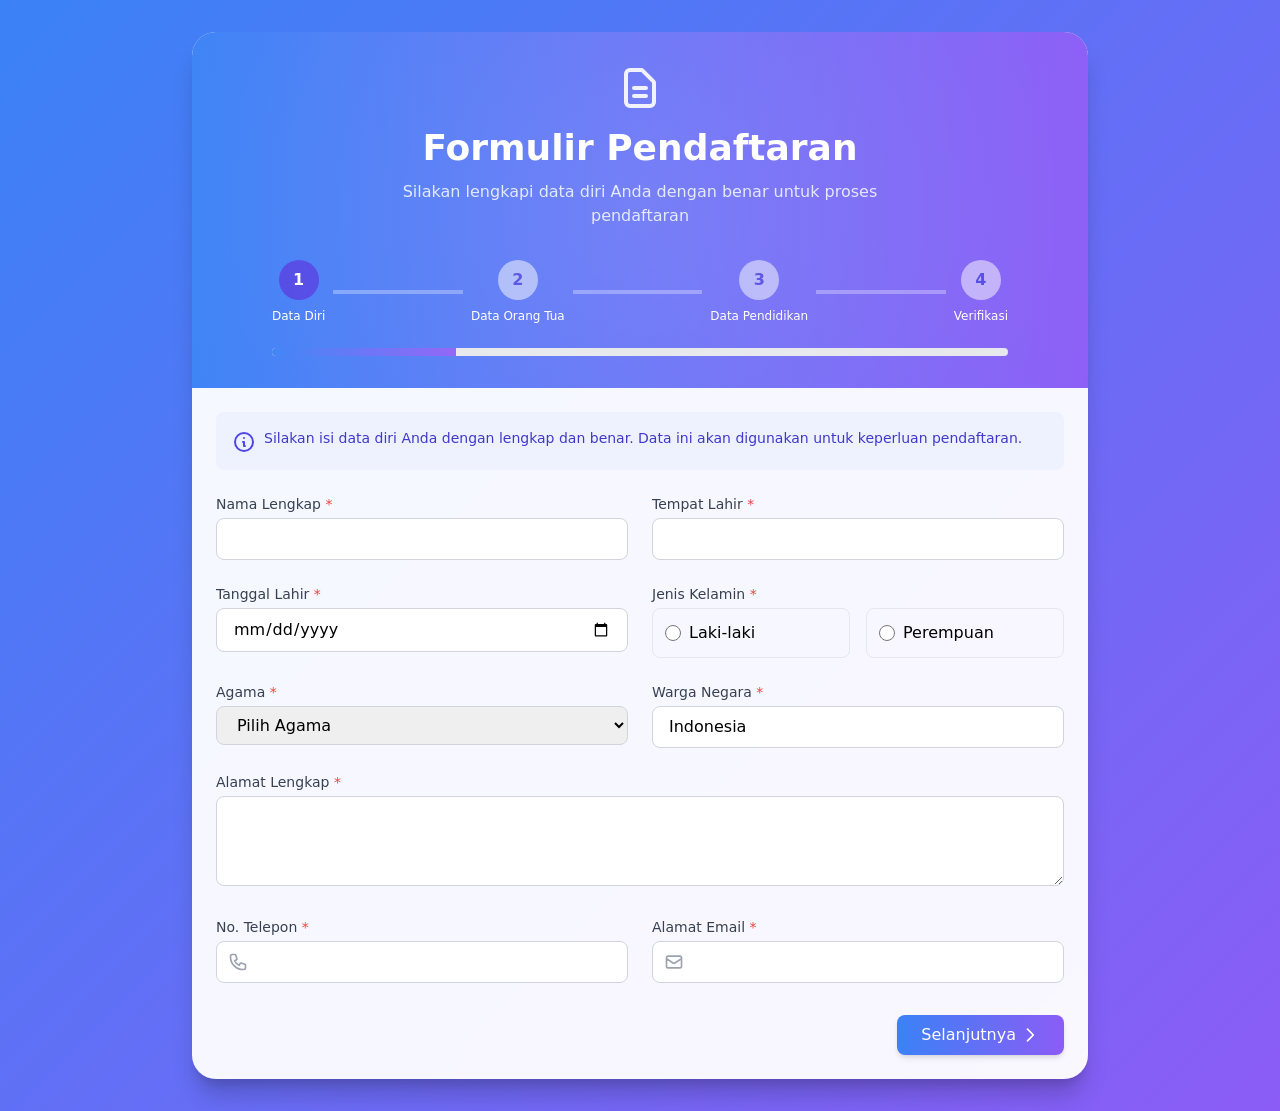
<file: ppmb.html>
<!doctype html> 
<html lang="ID">

<head>
  <meta charset="UTF-8" />
  <meta name="viewport" content="width=device-width, initial-scale=1.0" />
  <title>PMB STTP</title>

 
</head>

<link rel="stylesheet" href="assets/css/PMB/app.css" />

<body class="p-4 md:p-6 lg:p-8">
  <div class="form-container mx-auto max-w-4xl">
    <div class="no-print form-header p-8 text-white">
      <div class="mb-4 flex items-center justify-center">
        <svg
          xmlns="http://www.w3.org/2000/svg"
          class="h-12 w-12 text-white opacity-90"
          fill="none"
          viewBox="0 0 24 24"
          stroke="currentColor">
          <path
            stroke-linecap="round"
            stroke-linejoin="round"
            stroke-width="2"
            d="M9 12h6m-6 4h6m2 5H7a2 2 0 01-2-2V5a2 2 0 012-2h5.586a1 1 0 01.707.293l5.414 5.414a1 1 0 01.293.707V19a2 2 0 01-2 2z"></path>
        </svg>
      </div>
      <h1 class="text-center text-3xl font-bold md:text-4xl">
        Formulir Pendaftaran
      </h1>
      <p class="mx-auto mt-3 max-w-lg text-center text-indigo-100">
        Silakan lengkapi data diri Anda dengan benar untuk proses pendaftaran
      </p>

      <!-- Step Indicators -->
      <div class="mt-8 flex items-center justify-between px-4 md:px-12">
        <div class="flex flex-col items-center">
          <div
            id="step-indicator-1"
            class="step-indicator active flex h-10 w-10 items-center justify-center rounded-full bg-white font-bold text-indigo-600">
            1
          </div>
          <span class="mt-2 text-xs text-white">Data Diri</span>
        </div>
        <div class="mx-2 h-1 flex-1 bg-white bg-opacity-30"></div>
        <div class="flex flex-col items-center">
          <div
            id="step-indicator-2"
            class="step-indicator flex h-10 w-10 items-center justify-center rounded-full bg-white bg-opacity-50 font-bold text-indigo-600">
            2
          </div>
          <span class="mt-2 text-xs text-white">Data Orang Tua</span>
        </div>
        <div class="mx-2 h-1 flex-1 bg-white bg-opacity-30"></div>
        <div class="flex flex-col items-center">
          <div
            id="step-indicator-3"
            class="step-indicator flex h-10 w-10 items-center justify-center rounded-full bg-white bg-opacity-50 font-bold text-indigo-600">
            3
          </div>
          <span class="mt-2 text-xs text-white">Data Pendidikan</span>
        </div>
        <div class="mx-2 h-1 flex-1 bg-white bg-opacity-30"></div>
        <div class="flex flex-col items-center">
          <div
            id="step-indicator-4"
            class="step-indicator flex h-10 w-10 items-center justify-center rounded-full bg-white bg-opacity-50 font-bold text-indigo-600">
            4
          </div>
          <span class="mt-2 text-xs text-white">Verifikasi</span>
        </div>
      </div>

      <!-- Progress Bar -->
      <div class="mt-6 px-4 md:px-12">
        <div class="progress-bar">
          <div
            id="progress-bar-fill"
            class="progress-bar-fill"
            style="width: 25%"></div>
        </div>
      </div>
    </div>

    <form id="registrationForm" class="no-print p-6">
      <!-- Step 1: Data Diri -->
      <div id="step-1" class="step-content active">
        <div class="mb-6 flex items-start rounded-lg bg-indigo-50 p-4">
          <svg
            xmlns="http://www.w3.org/2000/svg"
            class="mr-2 mt-0.5 h-6 w-6 text-indigo-600"
            fill="none"
            viewBox="0 0 24 24"
            stroke="currentColor">
            <path
              stroke-linecap="round"
              stroke-linejoin="round"
              stroke-width="2"
              d="M13 16h-1v-4h-1m1-4h.01M21 12a9 9 0 11-18 0 9 9 0 0118 0z"></path>
          </svg>
          <p class="text-sm text-indigo-700">
            Silakan isi data diri Anda dengan lengkap dan benar. Data ini akan
            digunakan untuk keperluan pendaftaran.
          </p>
        </div>

        <div class="space-y-6">
          <div class="grid grid-cols-1 gap-6 md:grid-cols-2">
            <div>
              <label
                for="nama"
                class="mb-1 block text-sm font-medium text-gray-700">Nama Lengkap <span class="text-red-500">*</span></label>
              <input
                type="text"
                id="nama"
                name="nama"
                required=""
                class="w-full rounded-lg border border-gray-300 px-4 py-2 focus:outline-none focus:ring-2 focus:ring-indigo-500" />
            </div>
            <div>
              <label
                for="tempatLahir"
                class="mb-1 block text-sm font-medium text-gray-700">Tempat Lahir <span class="text-red-500">*</span></label>
              <input
                type="text"
                id="tempatLahir"
                name="tempatLahir"
                required=""
                class="w-full rounded-lg border border-gray-300 px-4 py-2 focus:outline-none focus:ring-2 focus:ring-indigo-500" />
            </div>
            <div>
              <label
                for="tanggalLahir"
                class="mb-1 block text-sm font-medium text-gray-700">Tanggal Lahir <span class="text-red-500">*</span></label>
              <input
                type="date"
                id="tanggalLahir"
                name="tanggalLahir"
                required=""
                class="w-full rounded-lg border border-gray-300 px-4 py-2 focus:outline-none focus:ring-2 focus:ring-indigo-500" />
            </div>
            <div>
              <label class="mb-1 block text-sm font-medium text-gray-700">Jenis Kelamin <span class="text-red-500">*</span></label>
              <div class="mt-1 grid grid-cols-2 gap-4">
                <label
                  class="flex cursor-pointer items-center rounded-lg border border-gray-200 p-3 transition-colors hover:bg-indigo-50">
                  <input
                    type="radio"
                    name="jenisKelamin"
                    value="Laki-laki"
                    required=""
                    class="h-4 w-4 text-indigo-600 focus:ring-indigo-500" />
                  <span class="ml-2">Laki-laki</span>
                </label>
                <label
                  class="flex cursor-pointer items-center rounded-lg border border-gray-200 p-3 transition-colors hover:bg-indigo-50">
                  <input
                    type="radio"
                    name="jenisKelamin"
                    value="Perempuan"
                    required=""
                    class="h-4 w-4 text-indigo-600 focus:ring-indigo-500" />
                  <span class="ml-2">Perempuan</span>
                </label>
              </div>
            </div>
            <div>
              <label
                for="agama"
                class="mb-1 block text-sm font-medium text-gray-700">Agama <span class="text-red-500">*</span></label>
              <select
                id="agama"
                name="agama"
                required=""
                class="w-full rounded-lg border border-gray-300 px-4 py-2 focus:outline-none focus:ring-2 focus:ring-indigo-500">
                <option value="">Pilih Agama</option>
                <option value="Islam">Islam</option>
                <option value="Kristen">Kristen</option>
                <option value="Katolik">Katolik</option>
                <option value="Hindu">Hindu</option>
                <option value="Buddha">Buddha</option>
                <option value="Konghucu">Konghucu</option>
                <option value="Lainnya">Lainnya</option>
              </select>
            </div>
            <div>
              <label
                for="wargaNegara"
                class="mb-1 block text-sm font-medium text-gray-700">Warga Negara <span class="text-red-500">*</span></label>
              <input
                type="text"
                id="wargaNegara"
                name="wargaNegara"
                required=""
                class="w-full rounded-lg border border-gray-300 px-4 py-2 focus:outline-none focus:ring-2 focus:ring-indigo-500"
                value="Indonesia" />
            </div>
            <div class="md:col-span-2">
              <label
                for="alamat"
                class="mb-1 block text-sm font-medium text-gray-700">Alamat Lengkap <span class="text-red-500">*</span></label>
              <textarea
                id="alamat"
                name="alamat"
                rows="3"
                required=""
                class="w-full rounded-lg border border-gray-300 px-4 py-2 focus:outline-none focus:ring-2 focus:ring-indigo-500"></textarea>
            </div>
            <div>
              <label
                for="telepon"
                class="mb-1 block text-sm font-medium text-gray-700">No. Telepon <span class="text-red-500">*</span></label>
              <div class="relative">
                <div
                  class="pointer-events-none absolute inset-y-0 left-0 flex items-center pl-3">
                  <svg
                    xmlns="http://www.w3.org/2000/svg"
                    class="h-5 w-5 text-gray-400"
                    fill="none"
                    viewBox="0 0 24 24"
                    stroke="currentColor">
                    <path
                      stroke-linecap="round"
                      stroke-linejoin="round"
                      stroke-width="2"
                      d="M3 5a2 2 0 012-2h3.28a1 1 0 01.948.684l1.498 4.493a1 1 0 01-.502 1.21l-2.257 1.13a11.042 11.042 0 005.516 5.516l1.13-2.257a1 1 0 011.21-.502l4.493 1.498a1 1 0 01.684.949V19a2 2 0 01-2 2h-1C9.716 21 3 14.284 3 6V5z"></path>
                  </svg>
                </div>
                <input
                  type="tel"
                  id="telepon"
                  name="telepon"
                  required=""
                  class="w-full rounded-lg border border-gray-300 py-2 pl-10 pr-4 focus:outline-none focus:ring-2 focus:ring-indigo-500" />
              </div>
            </div>
            <div>
              <label
                for="email"
                class="mb-1 block text-sm font-medium text-gray-700">Alamat Email <span class="text-red-500">*</span></label>
              <div class="relative">
                <div
                  class="pointer-events-none absolute inset-y-0 left-0 flex items-center pl-3">
                  <svg
                    xmlns="http://www.w3.org/2000/svg"
                    class="h-5 w-5 text-gray-400"
                    fill="none"
                    viewBox="0 0 24 24"
                    stroke="currentColor">
                    <path
                      stroke-linecap="round"
                      stroke-linejoin="round"
                      stroke-width="2"
                      d="M3 8l7.89 5.26a2 2 0 002.22 0L21 8M5 19h14a2 2 0 002-2V7a2 2 0 00-2-2H5a2 2 0 00-2 2v10a2 2 0 002 2z"></path>
                  </svg>
                </div>
                <input
                  type="email"
                  id="email"
                  name="email"
                  required=""
                  class="w-full rounded-lg border border-gray-300 py-2 pl-10 pr-4 focus:outline-none focus:ring-2 focus:ring-indigo-500" />
              </div>
            </div>
          </div>
        </div>

        <div class="mt-8 flex justify-end">
          <button
            type="button"
            id="next-1"
            class="btn-primary flex items-center rounded-lg px-6 py-2 font-medium text-white shadow-md hover:shadow-lg">
            Selanjutnya
            <svg
              xmlns="http://www.w3.org/2000/svg"
              class="ml-1 h-5 w-5"
              fill="none"
              viewBox="0 0 24 24"
              stroke="currentColor">
              <path
                stroke-linecap="round"
                stroke-linejoin="round"
                stroke-width="2"
                d="M9 5l7 7-7 7"></path>
            </svg>
          </button>
        </div>
      </div>

      <!-- Step 2: Data Orang Tua -->
      <div id="step-2" class="step-content">
        <div class="mb-6 flex items-start rounded-lg bg-indigo-50 p-4">
          <svg
            xmlns="http://www.w3.org/2000/svg"
            class="mr-2 mt-0.5 h-6 w-6 text-indigo-600"
            fill="none"
            viewBox="0 0 24 24"
            stroke="currentColor">
            <path
              stroke-linecap="round"
              stroke-linejoin="round"
              stroke-width="2"
              d="M13 16h-1v-4h-1m1-4h.01M21 12a9 9 0 11-18 0 9 9 0 0118 0z"></path>
          </svg>
          <p class="text-sm text-indigo-700">
            Silakan isi data orang tua atau wali Anda dengan lengkap dan
            benar.
          </p>
        </div>

        <div class="space-y-6">
          <div class="grid grid-cols-1 gap-6 md:grid-cols-2">
            <div>
              <label
                for="namaOrtu"
                class="mb-1 block text-sm font-medium text-gray-700">Nama Orang Tua <span class="text-red-500">*</span></label>
              <input
                type="text"
                id="namaOrtu"
                name="namaOrtu"
                required=""
                class="w-full rounded-lg border border-gray-300 px-4 py-2 focus:outline-none focus:ring-2 focus:ring-indigo-500" />
            </div>
            <div>
              <label
                for="teleponOrtu"
                class="mb-1 block text-sm font-medium text-gray-700">Telepon Orang Tua <span class="text-red-500">*</span></label>
              <div class="relative">
                <div
                  class="pointer-events-none absolute inset-y-0 left-0 flex items-center pl-3">
                  <svg
                    xmlns="http://www.w3.org/2000/svg"
                    class="h-5 w-5 text-gray-400"
                    fill="none"
                    viewBox="0 0 24 24"
                    stroke="currentColor">
                    <path
                      stroke-linecap="round"
                      stroke-linejoin="round"
                      stroke-width="2"
                      d="M3 5a2 2 0 012-2h3.28a1 1 0 01.948.684l1.498 4.493a1 1 0 01-.502 1.21l-2.257 1.13a11.042 11.042 0 005.516 5.516l1.13-2.257a1 1 0 011.21-.502l4.493 1.498a1 1 0 01.684.949V19a2 2 0 01-2 2h-1C9.716 21 3 14.284 3 6V5z"></path>
                  </svg>
                </div>
                <input
                  type="tel"
                  id="teleponOrtu"
                  name="teleponOrtu"
                  required=""
                  class="w-full rounded-lg border border-gray-300 py-2 pl-10 pr-4 focus:outline-none focus:ring-2 focus:ring-indigo-500" />
              </div>
            </div>
            <div>
              <label
                for="pekerjaanOrtu"
                class="mb-1 block text-sm font-medium text-gray-700">Pekerjaan Orang Tua
                <span class="text-red-500">*</span></label>
              <input
                type="text"
                id="pekerjaanOrtu"
                name="pekerjaanOrtu"
                required=""
                class="w-full rounded-lg border border-gray-300 px-4 py-2 focus:outline-none focus:ring-2 focus:ring-indigo-500" />
            </div>
            <div>
              <label
                for="alamatOrtu"
                class="mb-1 block text-sm font-medium text-gray-700">Alamat Orang Tua</label>
              <div class="mb-2 flex items-center">
                <input type="checkbox" id="sameAddress" class="mr-2" />
                <label for="sameAddress" class="text-sm text-gray-600">Sama dengan alamat pendaftar</label>
              </div>
              <textarea
                id="alamatOrtu"
                name="alamatOrtu"
                rows="3"
                class="w-full rounded-lg border border-gray-300 px-4 py-2 focus:outline-none focus:ring-2 focus:ring-indigo-500"></textarea>
            </div>
          </div>
        </div>

        <div class="mt-8 flex justify-between">
          <button
            type="button"
            id="prev-2"
            class="btn-secondary flex items-center rounded-lg px-6 py-2 font-medium text-white shadow-md hover:shadow-lg">
            <svg
              xmlns="http://www.w3.org/2000/svg"
              class="mr-1 h-5 w-5"
              fill="none"
              viewBox="0 0 24 24"
              stroke="currentColor">
              <path
                stroke-linecap="round"
                stroke-linejoin="round"
                stroke-width="2"
                d="M15 19l-7-7 7-7"></path>
            </svg>
            Sebelumnya
          </button>
          <button
            type="button"
            id="next-2"
            class="btn-primary flex items-center rounded-lg px-6 py-2 font-medium text-white shadow-md hover:shadow-lg">
            Selanjutnya
            <svg
              xmlns="http://www.w3.org/2000/svg"
              class="ml-1 h-5 w-5"
              fill="none"
              viewBox="0 0 24 24"
              stroke="currentColor">
              <path
                stroke-linecap="round"
                stroke-linejoin="round"
                stroke-width="2"
                d="M9 5l7 7-7 7"></path>
            </svg>
          </button>
        </div>
      </div>

      <!-- Step 3: Data Pendidikan -->
      <div id="step-3" class="step-content">
        <div class="mb-6 flex items-start rounded-lg bg-indigo-50 p-4">
          <svg
            xmlns="http://www.w3.org/2000/svg"
            class="mr-2 mt-0.5 h-6 w-6 text-indigo-600"
            fill="none"
            viewBox="0 0 24 24"
            stroke="currentColor">
            <path
              stroke-linecap="round"
              stroke-linejoin="round"
              stroke-width="2"
              d="M13 16h-1v-4h-1m1-4h.01M21 12a9 9 0 11-18 0 9 9 0 0118 0z"></path>
          </svg>
          <p class="text-sm text-indigo-700">
            Silakan isi data pendidikan terakhir dan pilihan program studi
            Anda.
          </p>
        </div>

        <div class="space-y-6">
          <div class="grid grid-cols-1 gap-6 md:grid-cols-2">
            <div>
              <label
                for="asalSekolah"
                class="mb-1 block text-sm font-medium text-gray-700">Asal Sekolah <span class="text-red-500">*</span></label>
              <input
                type="text"
                id="asalSekolah"
                name="asalSekolah"
                required=""
                class="w-full rounded-lg border border-gray-300 px-4 py-2 focus:outline-none focus:ring-2 focus:ring-indigo-500" />
            </div>
            <div>
              <label
                for="tahunLulus"
                class="mb-1 block text-sm font-medium text-gray-700">Tahun Lulus <span class="text-red-500">*</span></label>
              <select
                id="tahunLulus"
                name="tahunLulus"
                required=""
                class="w-full rounded-lg border border-gray-300 px-4 py-2 focus:outline-none focus:ring-2 focus:ring-indigo-500">
                <option value="">Pilih Tahun Lulus</option>
                <option value="2025">2025</option>
                <option value="2024">2024</option>
                <option value="2023">2023</option>
                <option value="2022">2022</option>
                <option value="2021">2021</option>
                <option value="2020">2020</option>
                <option value="2019">2019</option>
                <option value="2018">2018</option>
                <option value="2017">2017</option>
                <option value="2016">2016</option>
                <option value="2015">2015</option>
              </select>
            </div>
            <div>
              <label
                for="jurusanSekolah"
                class="mb-1 block text-sm font-medium text-gray-700">Jurusan Sekolah</label>
              <input
                type="text"
                id="jurusanSekolah"
                name="jurusanSekolah"
                class="w-full rounded-lg border border-gray-300 px-4 py-2 focus:outline-none focus:ring-2 focus:ring-indigo-500" />
            </div>
            <div>
              <label
                for="nilaiRataRata"
                class="mb-1 block text-sm font-medium text-gray-700">Nilai Rata-rata</label>
              <input
                type="number"
                id="nilaiRataRata"
                name="nilaiRataRata"
                min="0"
                max="100"
                step="0.01"
                class="w-full rounded-lg border border-gray-300 px-4 py-2 focus:outline-none focus:ring-2 focus:ring-indigo-500" />
            </div>
            <div class="md:col-span-2">
              <label
                for="programStudi"
                class="mb-1 block text-sm font-medium text-gray-700">Pilihan Program Studi
                <span class="text-red-500">*</span></label>
              <div class="mt-2 grid grid-cols-1 gap-4 md:grid-cols-3">
                <label
                  class="flex cursor-pointer flex-col rounded-lg border border-gray-200 p-4 transition-colors hover:bg-indigo-50">
                  <div class="flex items-center">
                    <input
                      type="radio"
                      name="programStudi"
                      value="Informatika"
                      required=""
                      class="h-4 w-4 text-indigo-600 focus:ring-indigo-500" />
                    <span class="ml-2 font-medium">Informatika</span>
                  </div>
                  <p class="mt-2 text-xs text-gray-500">
                    Program studi yang mempelajari ilmu komputer dan
                    pengembangan perangkat lunak.
                  </p>
                </label>
                <label
                  class="flex cursor-pointer flex-col rounded-lg border border-gray-200 p-4 transition-colors hover:bg-indigo-50">
                  <div class="flex items-center">
                    <input
                      type="radio"
                      name="programStudi"
                      value="Elektro"
                      required=""
                      class="h-4 w-4 text-indigo-600 focus:ring-indigo-500" />
                    <span class="ml-2 font-medium">Elektro</span>
                  </div>
                  <p class="mt-2 text-xs text-gray-500">
                    Program studi yang mempelajari sistem kelistrikan dan
                    elektronika.
                  </p>
                </label>
                <label
                  class="flex cursor-pointer flex-col rounded-lg border border-gray-200 p-4 transition-colors hover:bg-indigo-50">
                  <div class="flex items-center">
                    <input
                      type="radio"
                      name="programStudi"
                      value="Manajemen"
                      required=""
                      class="h-4 w-4 text-indigo-600 focus:ring-indigo-500" />
                    <span class="ml-2 font-medium">Manajemen</span>
                  </div>
                  <p class="mt-2 text-xs text-gray-500">
                    Program studi yang mempelajari ilmu pengelolaan bisnis dan
                    organisasi.
                  </p>
                </label>
              </div>
            </div>
          </div>
        </div>

        <div class="mt-8 flex justify-between">
          <button
            type="button"
            id="prev-3"
            class="btn-secondary flex items-center rounded-lg px-6 py-2 font-medium text-white shadow-md hover:shadow-lg">
            <svg
              xmlns="http://www.w3.org/2000/svg"
              class="mr-1 h-5 w-5"
              fill="none"
              viewBox="0 0 24 24"
              stroke="currentColor">
              <path
                stroke-linecap="round"
                stroke-linejoin="round"
                stroke-width="2"
                d="M15 19l-7-7 7-7"></path>
            </svg>
            Sebelumnya
          </button>
          <button
            type="button"
            id="next-3"
            class="btn-primary flex items-center rounded-lg px-6 py-2 font-medium text-white shadow-md hover:shadow-lg">
            Selanjutnya
            <svg
              xmlns="http://www.w3.org/2000/svg"
              class="ml-1 h-5 w-5"
              fill="none"
              viewBox="0 0 24 24"
              stroke="currentColor">
              <path
                stroke-linecap="round"
                stroke-linejoin="round"
                stroke-width="2"
                d="M9 5l7 7-7 7"></path>
            </svg>
          </button>
        </div>
      </div>

      <!-- Step 4: Verifikasi -->
      <div id="step-4" class="step-content">
        <div class="mb-6 flex items-start rounded-lg bg-indigo-50 p-4">
          <svg
            xmlns="http://www.w3.org/2000/svg"
            class="mr-2 mt-0.5 h-6 w-6 text-indigo-600"
            fill="none"
            viewBox="0 0 24 24"
            stroke="currentColor">
            <path
              stroke-linecap="round"
              stroke-linejoin="round"
              stroke-width="2"
              d="M13 16h-1v-4h-1m1-4h.01M21 12a9 9 0 11-18 0 9 9 0 0118 0z"></path>
          </svg>
          <p class="text-sm text-indigo-700">
            Silakan verifikasi data Anda dan selesaikan captcha untuk
            menyelesaikan pendaftaran.
          </p>
        </div>

        <div class="space-y-6">
          <div
            class="rounded-lg border border-indigo-100 bg-gradient-to-r from-indigo-50 to-purple-50 p-6">
            <h3 class="mb-4 text-lg font-medium text-gray-900">
              Verifikasi Captcha
            </h3>
            <div class="mb-3 flex flex-col md:flex-row md:items-center">
              <div
                id="captchaQuestion"
                class="mb-2 mr-2 rounded-lg border border-indigo-200 bg-white px-4 py-2 text-xl font-medium shadow-sm md:mb-0">
                9 + 1
              </div>
              <div class="mx-2 text-xl font-medium">=</div>
              <input
                type="number"
                id="captchaAnswer"
                name="captchaAnswer"
                required=""
                class="w-24 rounded-lg border border-gray-300 px-4 py-2 focus:outline-none focus:ring-2 focus:ring-indigo-500" />
              <button
                type="button"
                id="refreshCaptcha"
                class="ml-2 rounded-lg border border-indigo-200 bg-white p-2 text-indigo-600 shadow-sm transition-colors hover:text-indigo-800">
                <svg
                  xmlns="http://www.w3.org/2000/svg"
                  class="h-5 w-5"
                  fill="none"
                  viewBox="0 0 24 24"
                  stroke="currentColor">
                  <path
                    stroke-linecap="round"
                    stroke-linejoin="round"
                    stroke-width="2"
                    d="M4 4v5h.582m15.356 2A8.001 8.001 0 004.582 9m0 0H9m11 11v-5h-.581m0 0a8.003 8.003 0 01-15.357-2m15.357 2H15"></path>
                </svg>
              </button>
            </div>
            <p class="text-sm text-gray-600">
              Silakan jawab pertanyaan matematika di atas untuk memverifikasi
              bahwa Anda bukan robot.
            </p>
          </div>

          <div class="rounded-lg border border-gray-200 bg-white p-6">
            <h3 class="mb-4 text-lg font-medium text-gray-900">
              Ringkasan Data
            </h3>
            <div class="space-y-4">
              <div>
                <h4 class="text-sm font-medium text-gray-500">Data Diri</h4>
                <div class="mt-2 grid grid-cols-1 gap-2 md:grid-cols-2">
                  <div class="text-sm">
                    <span class="font-medium">Nama:</span>
                    <span id="summary-nama"></span>
                  </div>
                  <div class="text-sm">
                    <span class="font-medium">Tempat, Tanggal Lahir:</span>
                    <span id="summary-ttl"></span>
                  </div>
                  <div class="text-sm">
                    <span class="font-medium">Jenis Kelamin:</span>
                    <span id="summary-jenisKelamin"></span>
                  </div>
                  <div class="text-sm">
                    <span class="font-medium">Agama:</span>
                    <span id="summary-agama"></span>
                  </div>
                  <div class="text-sm">
                    <span class="font-medium">Warga Negara:</span>
                    <span id="summary-wargaNegara"></span>
                  </div>
                  <div class="text-sm md:col-span-2">
                    <span class="font-medium">Alamat:</span>
                    <span id="summary-alamat"></span>
                  </div>
                  <div class="text-sm">
                    <span class="font-medium">No. Telepon:</span>
                    <span id="summary-telepon"></span>
                  </div>
                  <div class="text-sm">
                    <span class="font-medium">Email:</span>
                    <span id="summary-email"></span>
                  </div>
                </div>
              </div>

              <div class="border-t pt-4">
                <h4 class="text-sm font-medium text-gray-500">
                  Data Orang Tua
                </h4>
                <div class="mt-2 grid grid-cols-1 gap-2 md:grid-cols-2">
                  <div class="text-sm">
                    <span class="font-medium">Nama Orang Tua:</span>
                    <span id="summary-namaOrtu"></span>
                  </div>
                  <div class="text-sm">
                    <span class="font-medium">Telepon Orang Tua:</span>
                    <span id="summary-teleponOrtu"></span>
                  </div>
                  <div class="text-sm">
                    <span class="font-medium">Pekerjaan Orang Tua:</span>
                    <span id="summary-pekerjaanOrtu"></span>
                  </div>
                  <div class="text-sm md:col-span-2">
                    <span class="font-medium">Alamat Orang Tua:</span>
                    <span id="summary-alamatOrtu"></span>
                  </div>
                </div>
              </div>

              <div class="border-t pt-4">
                <h4 class="text-sm font-medium text-gray-500">
                  Data Pendidikan
                </h4>
                <div class="mt-2 grid grid-cols-1 gap-2 md:grid-cols-2">
                  <div class="text-sm">
                    <span class="font-medium">Asal Sekolah:</span>
                    <span id="summary-asalSekolah"></span>
                  </div>
                  <div class="text-sm">
                    <span class="font-medium">Tahun Lulus:</span>
                    <span id="summary-tahunLulus"></span>
                  </div>
                  <div class="text-sm">
                    <span class="font-medium">Jurusan Sekolah:</span>
                    <span id="summary-jurusanSekolah"></span>
                  </div>
                  <div class="text-sm">
                    <span class="font-medium">Nilai Rata-rata:</span>
                    <span id="summary-nilaiRataRata"></span>
                  </div>
                  <div class="text-sm">
                    <span class="font-medium">Program Studi:</span>
                    <span id="summary-programStudi"></span>
                  </div>
                </div>
              </div>
            </div>
          </div>
        </div>

        <div class="mt-8 flex justify-between">
          <button
            type="button"
            id="prev-4"
            class="btn-secondary flex items-center rounded-lg px-6 py-2 font-medium text-white shadow-md hover:shadow-lg">
            <svg
              xmlns="http://www.w3.org/2000/svg"
              class="mr-1 h-5 w-5"
              fill="none"
              viewBox="0 0 24 24"
              stroke="currentColor">
              <path
                stroke-linecap="round"
                stroke-linejoin="round"
                stroke-width="2"
                d="M15 19l-7-7 7-7"></path>
            </svg>
            Sebelumnya
          </button>
          <button
            type="button"
            id="submit-form"
            class="btn-primary flex items-center rounded-lg px-8 py-2 font-medium text-white shadow-md hover:shadow-lg">
            <svg
              xmlns="http://www.w3.org/2000/svg"
              class="mr-1 h-5 w-5"
              fill="none"
              viewBox="0 0 24 24"
              stroke="currentColor">
              <path
                stroke-linecap="round"
                stroke-linejoin="round"
                stroke-width="2"
                d="M5 13l4 4L19 7"></path>
            </svg>
            Kirim Pendaftaran
          </button>
        </div>
      </div>
    </form>

    <!-- Terms and Conditions Modal -->
    <div
      id="termsModal"
      class="no-print modal-overlay fixed inset-0 z-50 flex hidden items-center justify-center">
      <div
        class="modal-content max-h-[90vh] w-full max-w-2xl overflow-y-auto rounded-lg bg-white p-6">
        <div class="mb-4 flex items-center justify-between">
          <h3 class="text-xl font-bold text-gray-900">
            Syarat dan Ketentuan
          </h3>
          <button
            id="closeTermsModal"
            class="text-gray-400 hover:text-gray-500">
            <svg
              xmlns="http://www.w3.org/2000/svg"
              class="h-6 w-6"
              fill="none"
              viewBox="0 0 24 24"
              stroke="currentColor">
              <path
                stroke-linecap="round"
                stroke-linejoin="round"
                stroke-width="2"
                d="M6 18L18 6M6 6l12 12"></path>
            </svg>
          </button>
        </div>
        <div class="prose prose-indigo max-w-none">
          <h4>1. Ketentuan Umum</h4>
          <p>
            Dengan mengisi formulir pendaftaran ini, Anda menyatakan bahwa
            semua informasi yang diberikan adalah benar dan akurat. Anda juga
            menyetujui untuk mematuhi semua peraturan dan kebijakan yang
            berlaku.
          </p>

          <h4>2. Penggunaan Data</h4>
          <p>
            Data yang Anda berikan akan digunakan untuk keperluan pendaftaran
            dan proses seleksi. Kami akan menjaga kerahasiaan data Anda dan
            tidak akan membagikannya kepada pihak ketiga tanpa persetujuan
            Anda.
          </p>

          <h4>3. Proses Seleksi</h4>
          <p>
            Proses seleksi akan dilakukan berdasarkan kriteria yang telah
            ditentukan. Keputusan panitia seleksi bersifat final dan tidak
            dapat diganggu gugat.
          </p>

          <h4>4. Biaya Pendaftaran</h4>
          <p>
            Biaya pendaftaran harus dibayarkan sesuai dengan ketentuan yang
            berlaku. Biaya pendaftaran tidak dapat dikembalikan dengan alasan
            apapun.
          </p>

          <h4>5. Dokumen Pendukung</h4>
          <p>
            Anda diwajibkan untuk menyerahkan dokumen pendukung yang
            diperlukan sesuai dengan ketentuan yang berlaku. Dokumen yang
            tidak lengkap dapat mengakibatkan pendaftaran Anda tidak diproses.
          </p>

          <h4>6. Perubahan Data</h4>
          <p>
            Perubahan data hanya dapat dilakukan sebelum batas waktu
            pendaftaran berakhir. Setelah batas waktu tersebut, perubahan data
            tidak dapat dilakukan.
          </p>

          <h4>7. Pembatalan Pendaftaran</h4>
          <p>
            Pembatalan pendaftaran harus dilakukan secara tertulis dan
            disampaikan kepada panitia pendaftaran. Biaya pendaftaran yang
            telah dibayarkan tidak dapat dikembalikan.
          </p>

          <h4>8. Tanggung Jawab</h4>
          <p>
            Anda bertanggung jawab atas kebenaran data yang diberikan. Jika di
            kemudian hari ditemukan ketidakbenaran data, maka pendaftaran Anda
            dapat dibatalkan.
          </p>

          <h4>9. Persetujuan</h4>
          <p>
            Dengan mencentang kotak persetujuan, Anda menyatakan telah
            membaca, memahami, dan menyetujui semua syarat dan ketentuan yang
            berlaku.
          </p>
        </div>
        <div class="mt-6">
          <label class="checkbox-custom flex items-start">
            <input type="checkbox" id="agreeTerms" class="mt-1" />
            <span class="checkmark"></span>
            <span class="ml-2 text-sm text-gray-700">Saya telah membaca dan menyetujui syarat dan ketentuan yang
              berlaku.</span>
          </label>
        </div>
        <div class="mt-6 flex justify-end">
          <button
            id="cancelTerms"
            class="mr-2 rounded-md border border-gray-300 px-4 py-2 text-gray-700 hover:bg-gray-50">
            Batal
          </button>
          <button
            id="confirmTerms"
            class="rounded-md bg-indigo-600 px-4 py-2 text-white hover:bg-indigo-700 disabled:cursor-not-allowed disabled:opacity-50"
            disabled="">
            Setuju &amp; Lanjutkan
          </button>
        </div>
      </div>
    </div>

    <!-- Success Modal -->
    <div
      id="successModal"
      class="no-print modal-overlay fixed inset-0 z-50 flex hidden items-center justify-center">
      <div class="modal-content w-full max-w-md rounded-lg bg-white p-8">
        <div class="text-center">
          <div
            class="mx-auto flex h-16 w-16 items-center justify-center rounded-full bg-green-100">
            <svg
              class="h-8 w-8 text-green-600"
              fill="none"
              stroke="currentColor"
              viewBox="0 0 24 24">
              <path
                stroke-linecap="round"
                stroke-linejoin="round"
                stroke-width="2"
                d="M5 13l4 4L19 7"></path>
            </svg>
          </div>
          <h3 class="mt-4 text-xl font-bold leading-6 text-gray-900">
            Pendaftaran Berhasil!
          </h3>
          <div class="mt-3">
            <p class="text-sm text-gray-500">
              Data pendaftaran Anda telah berhasil disimpan. Tim kami akan
              menghubungi Anda untuk proses selanjutnya.
            </p>
            <p class="mt-2 text-sm font-medium text-indigo-600">
              Nomor Pendaftaran:
              <span id="registrationNumber" class="font-bold"></span>
            </p>
          </div>
          <div class="mt-6 flex flex-col justify-center gap-3 sm:flex-row">
            <button
              id="printButton"
              type="button"
              class="inline-flex items-center justify-center rounded-md border border-transparent bg-indigo-600 px-4 py-2 text-sm font-medium text-white shadow-sm hover:bg-indigo-700 focus:outline-none">
              <svg
                xmlns="http://www.w3.org/2000/svg"
                class="mr-2 h-5 w-5"
                fill="none"
                viewBox="0 0 24 24"
                stroke="currentColor">
                <path
                  stroke-linecap="round"
                  stroke-linejoin="round"
                  stroke-width="2"
                  d="M17 17h2a2 2 0 002-2v-4a2 2 0 00-2-2H5a2 2 0 00-2 2v4a2 2 0 002 2h2m2 4h6a2 2 0 002-2v-4a2 2 0 00-2-2H9a2 2 0 00-2 2v4a2 2 0 002 2zm8-12V5a2 2 0 00-2-2H9a2 2 0 00-2 2v4h10z"></path>
              </svg>
              Cetak Bukti Pendaftaran
            </button>
            <button
              id="closeModal"
              type="button"
              class="inline-flex items-center justify-center rounded-md border border-gray-300 bg-white px-4 py-2 text-sm font-medium text-gray-700 shadow-sm hover:bg-gray-50 focus:outline-none">
              Tutup
            </button>
          </div>
        </div>
      </div>
    </div>

    <!-- Loading Overlay -->
    <div id="loadingOverlay" class="no-print loading-overlay">
      <div class="loading-spinner"></div>
    </div>

    <!-- Print Registration Proof -->
    <div id="registrationProof" class="print-only hidden">
      <div class="p-8">
        <div class="mb-8 text-center">
          <h1 class="text-2xl font-bold">BUKTI PENDAFTARAN</h1>
          <p class="text-gray-600" id="printDate"></p>
        </div>

        <div class="mb-4 border-b-2 border-gray-300 pb-4">
          <h2 class="mb-3 text-lg font-semibold">Data Diri</h2>
          <div class="grid grid-cols-2 gap-2">
            <div class="text-gray-600">Nama Lengkap:</div>
            <div id="print-nama" class="font-medium"></div>

            <div class="text-gray-600">Tempat, Tanggal Lahir:</div>
            <div id="print-ttl" class="font-medium"></div>

            <div class="text-gray-600">Jenis Kelamin:</div>
            <div id="print-jenisKelamin" class="font-medium"></div>

            <div class="text-gray-600">Agama:</div>
            <div id="print-agama" class="font-medium"></div>

            <div class="text-gray-600">Warga Negara:</div>
            <div id="print-wargaNegara" class="font-medium"></div>

            <div class="text-gray-600">Alamat:</div>
            <div id="print-alamat" class="font-medium"></div>

            <div class="text-gray-600">No. Telepon:</div>
            <div id="print-telepon" class="font-medium"></div>

            <div class="text-gray-600">Email:</div>
            <div id="print-email" class="font-medium"></div>
          </div>
        </div>

        <div class="mb-4 border-b-2 border-gray-300 pb-4">
          <h2 class="mb-3 text-lg font-semibold">Data Orang Tua</h2>
          <div class="grid grid-cols-2 gap-2">
            <div class="text-gray-600">Nama Orang Tua:</div>
            <div id="print-namaOrtu" class="font-medium"></div>

            <div class="text-gray-600">Telepon Orang Tua:</div>
            <div id="print-teleponOrtu" class="font-medium"></div>

            <div class="text-gray-600">Pekerjaan Orang Tua:</div>
            <div id="print-pekerjaanOrtu" class="font-medium"></div>

            <div class="text-gray-600">Alamat Orang Tua:</div>
            <div id="print-alamatOrtu" class="font-medium"></div>
          </div>
        </div>

        <div class="mb-4 border-b-2 border-gray-300 pb-4">
          <h2 class="mb-3 text-lg font-semibold">Data Pendidikan</h2>
          <div class="grid grid-cols-2 gap-2">
            <div class="text-gray-600">Asal Sekolah:</div>
            <div id="print-asalSekolah" class="font-medium"></div>

            <div class="text-gray-600">Tahun Lulus:</div>
            <div id="print-tahunLulus" class="font-medium"></div>

            <div class="text-gray-600">Jurusan Sekolah:</div>
            <div id="print-jurusanSekolah" class="font-medium"></div>

            <div class="text-gray-600">Nilai Rata-rata:</div>
            <div id="print-nilaiRataRata" class="font-medium"></div>

            <div class="text-gray-600">Program Studi:</div>
            <div id="print-programStudi" class="font-medium"></div>
          </div>
        </div>

        <div class="mt-8 border-t-2 border-gray-300 pt-4">
          <div class="flex justify-between">
            <div>
              <p class="font-medium">Nomor Pendaftaran:</p>
              <p id="print-noPendaftaran" class="text-lg font-bold"></p>
            </div>
            <div class="text-right">
              <p class="font-medium">Tanggal Pendaftaran:</p>
              <p id="print-tanggalPendaftaran" class="font-medium"></p>
            </div>
          </div>
        </div>

        <div class="mt-12 text-center">
          <p class="text-sm text-gray-500">
            Dokumen ini adalah bukti pendaftaran yang sah.
          </p>
          <p class="text-sm text-gray-500">
            Silakan bawa bukti pendaftaran ini pada saat verifikasi berkas.
          </p>
        </div>
      </div>
    </div>
  </div>

  <script src="assets/js/PMB/app.js"></script>
</body>

</html>
</file>
<file: assets/css/PMB/app.css>
*,
:after,
:before {
  --sg-border-spacing-x: 0;
  --sg-border-spacing-y: 0;
  --sg-translate-x: 0;
  --sg-translate-y: 0;
  --sg-rotate: 0;
  --sg-skew-x: 0;
  --sg-skew-y: 0;
  --sg-scale-x: 1;
  --sg-scale-y: 1;
  --sg-pan-x: ;
  --sg-pan-y: ;
  --sg-pinch-zoom: ;
  --sg-scroll-snap-strictness: proximity;
  --sg-gradient-from-position: ;
  --sg-gradient-via-position: ;
  --sg-gradient-to-position: ;
  --sg-ordinal: ;
  --sg-slashed-zero: ;
  --sg-numeric-figure: ;
  --sg-numeric-spacing: ;
  --sg-numeric-fraction: ;
  --sg-ring-inset: ;
  --sg-ring-offset-width: 0px;
  --sg-ring-offset-color: #fff;
  --sg-ring-color: rgba(59, 130, 246, 0.5);
  --sg-ring-offset-shadow: 0 0 #0000;
  --sg-ring-shadow: 0 0 #0000;
  --sg-shadow: 0 0 #0000;
  --sg-shadow-colored: 0 0 #0000;
  --sg-blur: ;
  --sg-brightness: ;
  --sg-contrast: ;
  --sg-grayscale: ;
  --sg-hue-rotate: ;
  --sg-invert: ;
  --sg-saturate: ;
  --sg-sepia: ;
  --sg-drop-shadow: ;
  --sg-backdrop-blur: ;
  --sg-backdrop-brightness: ;
  --sg-backdrop-contrast: ;
  --sg-backdrop-grayscale: ;
  --sg-backdrop-hue-rotate: ;
  --sg-backdrop-invert: ;
  --sg-backdrop-opacity: ;
  --sg-backdrop-saturate: ;
  --sg-backdrop-sepia: ;
  --sg-contain-size: ;
  --sg-contain-layout: ;
  --sg-contain-paint: ;
  --sg-contain-style: ;
}
::backdrop {
  --sg-border-spacing-x: 0;
  --sg-border-spacing-y: 0;
  --sg-translate-x: 0;
  --sg-translate-y: 0;
  --sg-rotate: 0;
  --sg-skew-x: 0;
  --sg-skew-y: 0;
  --sg-scale-x: 1;
  --sg-scale-y: 1;
  --sg-pan-x: ;
  --sg-pan-y: ;
  --sg-pinch-zoom: ;
  --sg-scroll-snap-strictness: proximity;
  --sg-gradient-from-position: ;
  --sg-gradient-via-position: ;
  --sg-gradient-to-position: ;
  --sg-ordinal: ;
  --sg-slashed-zero: ;
  --sg-numeric-figure: ;
  --sg-numeric-spacing: ;
  --sg-numeric-fraction: ;
  --sg-ring-inset: ;
  --sg-ring-offset-width: 0px;
  --sg-ring-offset-color: #fff;
  --sg-ring-color: rgba(59, 130, 246, 0.5);
  --sg-ring-offset-shadow: 0 0 #0000;
  --sg-ring-shadow: 0 0 #0000;
  --sg-shadow: 0 0 #0000;
  --sg-shadow-colored: 0 0 #0000;
  --sg-blur: ;
  --sg-brightness: ;
  --sg-contrast: ;
  --sg-grayscale: ;
  --sg-hue-rotate: ;
  --sg-invert: ;
  --sg-saturate: ;
  --sg-sepia: ;
  --sg-drop-shadow: ;
  --sg-backdrop-blur: ;
  --sg-backdrop-brightness: ;
  --sg-backdrop-contrast: ;
  --sg-backdrop-grayscale: ;
  --sg-backdrop-hue-rotate: ;
  --sg-backdrop-invert: ;
  --sg-backdrop-opacity: ;
  --sg-backdrop-saturate: ;
  --sg-backdrop-sepia: ;
  --sg-contain-size: ;
  --sg-contain-layout: ;
  --sg-contain-paint: ;
  --sg-contain-style: ;
}
*,
:after,
:before {
  box-sizing: border-box;
  border: 0 solid #e5e7eb;
}
:after,
:before {
  --sg-content: "";
}
:host,
html {
  line-height: 1.5;
  font-family:
    ui-sans-serif,
    system-ui,
    sans-serif,
    Apple Color Emoji,
    Segoe UI Emoji,
    Segoe UI Symbol,
    Noto Color Emoji;
  font-feature-settings: normal;
  -moz-tab-size: 4;
  -o-tab-size: 4;
  tab-size: 4;
  -webkit-text-size-adjust: 100%;
  font-variation-settings: normal;
  -webkit-tap-highlight-color: transparent;
}
body {
  line-height: inherit;
  margin: 0;
}
hr {
  height: 0;
  border-top-width: 1px;
  color: inherit;
}
abbr:where([title]) {
  -webkit-text-decoration: underline dotted;
  text-decoration: underline dotted;
}
h1,
h2,
h3,
h4,
h5,
h6 {
  font-size: inherit;
  font-weight: inherit;
}
a {
  color: inherit;
  text-decoration: inherit;
}
b,
strong {
  font-weight: bolder;
}
code,
kbd,
pre,
samp {
  font-family:
    ui-monospace,
    SFMono-Regular,
    Menlo,
    Monaco,
    Consolas,
    Liberation Mono,
    Courier New,
    monospace;
  font-size: 1em;
  font-feature-settings: normal;
  font-variation-settings: normal;
}
small {
  font-size: 80%;
}
sub,
sup {
  position: relative;
  line-height: 0;
  vertical-align: baseline;
  font-size: 75%;
}
sub {
  bottom: -0.25em;
}
sup {
  top: -0.5em;
}
table {
  border-color: inherit;
  border-collapse: collapse;
  text-indent: 0;
}
button,
input,
optgroup,
select,
textarea {
  line-height: inherit;
  padding: 0;
  margin: 0;
  color: inherit;
  letter-spacing: inherit;
  font-family: inherit;
  font-size: 100%;
  font-weight: inherit;
  font-feature-settings: inherit;
  font-variation-settings: inherit;
}
button,
select {
  text-transform: none;
}
button,
input:where([type="button"]),
input:where([type="reset"]),
input:where([type="submit"]) {
  background-color: transparent;
  background-image: none;
  -webkit-appearance: button;
}
:-moz-focusring {
  outline: auto;
}
:-moz-ui-invalid {
  box-shadow: none;
}
progress {
  vertical-align: baseline;
}
::-webkit-inner-spin-button,
::-webkit-outer-spin-button {
  height: auto;
}
[type="search"] {
  outline-offset: -2px;
  -webkit-appearance: textfield;
}
::-webkit-search-decoration {
  -webkit-appearance: none;
}
::-webkit-file-upload-button {
  font: inherit;
  -webkit-appearance: button;
}
summary {
  display: list-item;
}
blockquote,
dd,
dl,
figure,
h1,
h2,
h3,
h4,
h5,
h6,
hr,
p,
pre {
  margin: 0;
}
fieldset {
  margin: 0;
}
fieldset,
legend {
  padding: 0;
}
menu,
ol,
ul {
  padding: 0;
  margin: 0;
  list-style: none;
}
dialog {
  padding: 0;
}
textarea {
  resize: vertical;
}
input::-moz-placeholder,
textarea::-moz-placeholder {
  opacity: 1;
  color: #9ca3af;
}
input::placeholder,
textarea::placeholder {
  opacity: 1;
  color: #9ca3af;
}
[role="button"],
button {
  cursor: pointer;
}
:disabled {
  cursor: default;
}
audio,
canvas,
embed,
iframe,
img,
object,
svg,
video {
  display: block;
  vertical-align: middle;
}
img,
video {
  max-width: 100%;
  height: auto;
}
[hidden]:where(:not([hidden="until-found"])) {
  display: none;
}
.pointer-events-none {
  pointer-events: none;
}
.fixed {
  position: fixed;
}
.absolute {
  position: absolute;
}
.relative {
  position: relative;
}
.inset-0 {
  inset: 0;
}
.inset-y-0 {
  top: 0;
  bottom: 0;
}
.left-0 {
  left: 0;
}
.z-50 {
  z-index: 50;
}
.mx-2 {
  margin-right: 0.5rem;
  margin-left: 0.5rem;
}
.mx-auto {
  margin-right: auto;
  margin-left: auto;
}
.mb-1 {
  margin-bottom: 0.25rem;
}
.mb-2 {
  margin-bottom: 0.5rem;
}
.mb-3 {
  margin-bottom: 0.75rem;
}
.mb-4 {
  margin-bottom: 1rem;
}
.mb-6 {
  margin-bottom: 1.5rem;
}
.mb-8 {
  margin-bottom: 2rem;
}
.ml-1 {
  margin-left: 0.25rem;
}
.ml-2 {
  margin-left: 0.5rem;
}
.mr-1 {
  margin-right: 0.25rem;
}
.mr-2 {
  margin-right: 0.5rem;
}
.mt-0\.5 {
  margin-top: 0.125rem;
}
.mt-1 {
  margin-top: 0.25rem;
}
.mt-12 {
  margin-top: 3rem;
}
.mt-2 {
  margin-top: 0.5rem;
}
.mt-3 {
  margin-top: 0.75rem;
}
.mt-4 {
  margin-top: 1rem;
}
.mt-6 {
  margin-top: 1.5rem;
}
.mt-8 {
  margin-top: 2rem;
}
.block {
  display: block;
}
.flex {
  display: flex;
}
.inline-flex {
  display: inline-flex;
}
.grid {
  display: grid;
}
.hidden {
  display: none;
}
.h-1 {
  height: 0.25rem;
}
.h-10 {
  height: 2.5rem;
}
.h-12 {
  height: 3rem;
}
.h-16 {
  height: 4rem;
}
.h-4 {
  height: 1rem;
}
.h-5 {
  height: 1.25rem;
}
.h-6 {
  height: 1.5rem;
}
.h-8 {
  height: 2rem;
}
.max-h-\[90vh\] {
  max-height: 90vh;
}
.w-10 {
  width: 2.5rem;
}
.w-12 {
  width: 3rem;
}
.w-16 {
  width: 4rem;
}
.w-24 {
  width: 6rem;
}
.w-4 {
  width: 1rem;
}
.w-5 {
  width: 1.25rem;
}
.w-6 {
  width: 1.5rem;
}
.w-8 {
  width: 2rem;
}
.w-full {
  width: 100%;
}
.max-w-2xl {
  max-width: 42rem;
}
.max-w-4xl {
  max-width: 56rem;
}
.max-w-lg {
  max-width: 32rem;
}
.max-w-md {
  max-width: 28rem;
}
.max-w-none {
  max-width: none;
}
.flex-1 {
  flex: 1 1 0%;
}
.transform {
  transform: translate(var(--sg-translate-x), var(--sg-translate-y))
    rotate(var(--sg-rotate)) skewX(var(--sg-skew-x)) skewY(var(--sg-skew-y))
    scaleX(var(--sg-scale-x)) scaleY(var(--sg-scale-y));
}
.cursor-pointer {
  cursor: pointer;
}
.grid-cols-1 {
  grid-template-columns: repeat(1, minmax(0, 1fr));
}
.grid-cols-2 {
  grid-template-columns: repeat(2, minmax(0, 1fr));
}
.flex-col {
  flex-direction: column;
}
.items-start {
  align-items: flex-start;
}
.items-center {
  align-items: center;
}
.justify-end {
  justify-content: flex-end;
}
.justify-center {
  justify-content: center;
}
.justify-between {
  justify-content: space-between;
}
.gap-2 {
  gap: 0.5rem;
}
.gap-3 {
  gap: 0.75rem;
}
.gap-4 {
  gap: 1rem;
}
.gap-6 {
  gap: 1.5rem;
}
.space-y-4 > :not([hidden]) ~ :not([hidden]) {
  --sg-space-y-reverse: 0;
  margin-top: calc(1rem * (1 - var(--sg-space-y-reverse)));
  margin-bottom: calc(1rem * var(--sg-space-y-reverse));
}
.space-y-6 > :not([hidden]) ~ :not([hidden]) {
  --sg-space-y-reverse: 0;
  margin-top: calc(1.5rem * (1 - var(--sg-space-y-reverse)));
  margin-bottom: calc(1.5rem * var(--sg-space-y-reverse));
}
.overflow-y-auto {
  overflow-y: auto;
}
.rounded-full {
  border-radius: 9999px;
}
.rounded-lg {
  border-radius: 0.5rem;
}
.rounded-md {
  border-radius: 0.375rem;
}
.border {
  border-width: 1px;
}
.border-b-2 {
  border-bottom-width: 2px;
}
.border-t {
  border-top-width: 1px;
}
.border-t-2 {
  border-top-width: 2px;
}
.border-gray-200 {
  --sg-border-opacity: 1;
  border-color: rgb(229 231 235 / var(--sg-border-opacity, 1));
}
.border-gray-300 {
  --sg-border-opacity: 1;
  border-color: rgb(209 213 219 / var(--sg-border-opacity, 1));
}
.border-indigo-100 {
  --sg-border-opacity: 1;
  border-color: rgb(224 231 255 / var(--sg-border-opacity, 1));
}
.border-indigo-200 {
  --sg-border-opacity: 1;
  border-color: rgb(199 210 254 / var(--sg-border-opacity, 1));
}
.border-red-500 {
  --sg-border-opacity: 1;
  border-color: rgb(239 68 68 / var(--sg-border-opacity, 1));
}
.border-transparent {
  border-color: transparent;
}
.bg-green-100 {
  --sg-bg-opacity: 1;
  background-color: rgb(220 252 231 / var(--sg-bg-opacity, 1));
}
.bg-indigo-50 {
  --sg-bg-opacity: 1;
  background-color: rgb(238 242 255 / var(--sg-bg-opacity, 1));
}
.bg-indigo-600 {
  --sg-bg-opacity: 1;
  background-color: rgb(79 70 229 / var(--sg-bg-opacity, 1));
}
.bg-white {
  --sg-bg-opacity: 1;
  background-color: rgb(255 255 255 / var(--sg-bg-opacity, 1));
}
.bg-opacity-30 {
  --sg-bg-opacity: 0.3;
}
.bg-opacity-50 {
  --sg-bg-opacity: 0.5;
}
.bg-gradient-to-r {
  background-image: linear-gradient(to right, var(--sg-gradient-stops));
}
.from-indigo-50 {
  --sg-gradient-from: #eef2ff var(--sg-gradient-from-position);
  --sg-gradient-to: rgba(238, 242, 255, 0) var(--sg-gradient-to-position);
  --sg-gradient-stops: var(--sg-gradient-from), var(--sg-gradient-to);
}
.to-purple-50 {
  --sg-gradient-to: #faf5ff var(--sg-gradient-to-position);
}
.p-2 {
  padding: 0.5rem;
}
.p-3 {
  padding: 0.75rem;
}
.p-4 {
  padding: 1rem;
}
.p-6 {
  padding: 1.5rem;
}
.p-8 {
  padding: 2rem;
}
.px-4 {
  padding-right: 1rem;
  padding-left: 1rem;
}
.px-6 {
  padding-right: 1.5rem;
  padding-left: 1.5rem;
}
.px-8 {
  padding-right: 2rem;
  padding-left: 2rem;
}
.py-2 {
  padding-top: 0.5rem;
  padding-bottom: 0.5rem;
}
.pb-4 {
  padding-bottom: 1rem;
}
.pl-10 {
  padding-left: 2.5rem;
}
.pl-3 {
  padding-left: 0.75rem;
}
.pr-4 {
  padding-right: 1rem;
}
.pt-4 {
  padding-top: 1rem;
}
.text-center {
  text-align: center;
}
.text-right {
  text-align: right;
}
.text-2xl {
  line-height: 2rem;
  font-size: 1.5rem;
}
.text-3xl {
  line-height: 2.25rem;
  font-size: 1.875rem;
}
.text-lg {
  line-height: 1.75rem;
  font-size: 1.125rem;
}
.text-sm {
  line-height: 1.25rem;
  font-size: 0.875rem;
}
.text-xl {
  line-height: 1.75rem;
  font-size: 1.25rem;
}
.text-xs {
  line-height: 1rem;
  font-size: 0.75rem;
}
.font-bold {
  font-weight: 700;
}
.font-medium {
  font-weight: 500;
}
.font-semibold {
  font-weight: 600;
}
.leading-6 {
  line-height: 1.5rem;
}
.text-gray-400 {
  --sg-text-opacity: 1;
  color: rgb(156 163 175 / var(--sg-text-opacity, 1));
}
.text-gray-500 {
  --sg-text-opacity: 1;
  color: rgb(107 114 128 / var(--sg-text-opacity, 1));
}
.text-gray-600 {
  --sg-text-opacity: 1;
  color: rgb(75 85 99 / var(--sg-text-opacity, 1));
}
.text-gray-700 {
  --sg-text-opacity: 1;
  color: rgb(55 65 81 / var(--sg-text-opacity, 1));
}
.text-gray-900 {
  --sg-text-opacity: 1;
  color: rgb(17 24 39 / var(--sg-text-opacity, 1));
}
.text-green-600 {
  --sg-text-opacity: 1;
  color: rgb(22 163 74 / var(--sg-text-opacity, 1));
}
.text-indigo-100 {
  --sg-text-opacity: 1;
  color: rgb(224 231 255 / var(--sg-text-opacity, 1));
}
.text-indigo-600 {
  --sg-text-opacity: 1;
  color: rgb(79 70 229 / var(--sg-text-opacity, 1));
}
.text-indigo-700 {
  --sg-text-opacity: 1;
  color: rgb(67 56 202 / var(--sg-text-opacity, 1));
}
.text-red-500 {
  --sg-text-opacity: 1;
  color: rgb(239 68 68 / var(--sg-text-opacity, 1));
}
.text-white {
  --sg-text-opacity: 1;
  color: rgb(255 255 255 / var(--sg-text-opacity, 1));
}
.opacity-90 {
  opacity: 0.9;
}
.shadow-md {
  --sg-shadow:
    0 4px 6px -1px rgba(0, 0, 0, 0.1), 0 2px 4px -2px rgba(0, 0, 0, 0.1);
  --sg-shadow-colored:
    0 4px 6px -1px var(--sg-shadow-color), 0 2px 4px -2px var(--sg-shadow-color);
}
.shadow-md,
.shadow-sm {
  box-shadow:
    var(--sg-ring-offset-shadow, 0 0 #0000), var(--sg-ring-shadow, 0 0 #0000),
    var(--sg-shadow);
}
.shadow-sm {
  --sg-shadow: 0 1px 2px 0 rgba(0, 0, 0, 0.05);
  --sg-shadow-colored: 0 1px 2px 0 var(--sg-shadow-color);
}
.transition-colors {
  transition-timing-function: cubic-bezier(0.4, 0, 0.2, 1);
  transition-duration: 0.15s;
  transition-property:
    color, background-color, border-color, text-decoration-color, fill, stroke;
}
body {
  min-height: 100vh;
  background: linear-gradient(135deg, #3b82f6, #8b5cf6, #ec4899);
  background-size: 200% 200%;
  animation: gradient 15s ease infinite;
}
@keyframes gradient {
  0% {
    background-position: 0 50%;
  }
  50% {
    background-position: 100% 50%;
  }
  to {
    background-position: 0 50%;
  }
}
.form-container {
  border-radius: 1.5rem;
  background-color: hsla(0, 0%, 100%, 0.95);
  box-shadow:
    0 20px 25px -5px rgba(0, 0, 0, 0.2),
    0 10px 10px -5px rgba(0, 0, 0, 0.1);
  -webkit-backdrop-filter: blur(10px);
  backdrop-filter: blur(10px);
}
.form-header {
  position: relative;
  overflow: hidden;
  border-radius: 1.5rem 1.5rem 0 0;
  background: linear-gradient(90deg, #3b82f6, #8b5cf6);
}
.form-header:before {
  position: absolute;
  top: -50%;
  left: -50%;
  width: 200%;
  height: 200%;
  opacity: 0.4;
  background: radial-gradient(
    circle,
    hsla(0, 0%, 100%, 0.3) 0,
    transparent 60%
  );
  content: "";
}
.step-indicator {
  transition: all 0.3s ease;
}
.step-indicator.active {
  color: #fff;
  background-color: #4f46e5;
}
.step-indicator.completed {
  color: #fff;
  background-color: #10b981;
}
.step-content {
  display: none;
  animation: fadeIn 0.5s ease-in-out;
}
.step-content.active {
  display: block;
}
@keyframes fadeIn {
  0% {
    opacity: 0;
    transform: translateY(20px);
  }
  to {
    opacity: 1;
    transform: translateY(0);
  }
}
.btn-primary {
  position: relative;
  overflow: hidden;
  background: linear-gradient(90deg, #3b82f6, #8b5cf6);
  transition: all 0.3s ease;
}
.btn-primary:after {
  position: absolute;
  top: -50%;
  left: -50%;
  width: 200%;
  height: 200%;
  opacity: 0;
  background: radial-gradient(
    circle,
    hsla(0, 0%, 100%, 0.3) 0,
    transparent 60%
  );
  content: "";
  transition: opacity 0.3s ease;
}
.btn-primary:hover {
  background: linear-gradient(90deg, #2563eb, #7c3aed);
  box-shadow:
    0 10px 15px -3px rgba(0, 0, 0, 0.1),
    0 4px 6px -2px rgba(0, 0, 0, 0.05);
  transform: translateY(-2px);
}
.btn-primary:hover:after {
  opacity: 0.4;
}
.btn-secondary {
  background: linear-gradient(90deg, #9ca3af, #6b7280);
  transition: all 0.3s ease;
}
.btn-secondary:hover {
  background: linear-gradient(90deg, #6b7280, #4b5563);
  transform: translateY(-2px);
}
.progress-bar {
  overflow: hidden;
  height: 0.5rem;
  border-radius: 0.25rem;
  background-color: #e5e7eb;
}
.progress-bar-fill {
  height: 100%;
  background: linear-gradient(90deg, #3b82f6, #8b5cf6);
  transition: width 0.5s ease;
}
.modal-overlay {
  background-color: rgba(0, 0, 0, 0.5);
  -webkit-backdrop-filter: blur(3px);
  backdrop-filter: blur(3px);
}
.modal-content {
  animation: modalFadeIn 0.3s ease-out;
}
@keyframes modalFadeIn {
  0% {
    opacity: 0;
    transform: translateY(-20px);
  }
  to {
    opacity: 1;
    transform: translateY(0);
  }
}
.checkbox-custom {
  position: relative;
  padding-left: 2.5rem;
  cursor: pointer;
  -webkit-user-select: none;
  -moz-user-select: none;
  user-select: none;
}
.checkbox-custom input {
  position: absolute;
  width: 0;
  height: 0;
  opacity: 0;
  cursor: pointer;
}
.checkmark {
  position: absolute;
  top: 0;
  left: 0;
  width: 1.5rem;
  height: 1.5rem;
  border-radius: 0.25rem;
  background-color: #eee;
  transition: all 0.2s ease;
}
.checkbox-custom:hover input ~ .checkmark {
  background-color: #ccc;
}
.checkbox-custom input:checked ~ .checkmark {
  background-color: #4f46e5;
}
.checkmark:after {
  position: absolute;
  display: none;
  content: "";
}
.checkbox-custom input:checked ~ .checkmark:after {
  display: block;
}
.checkbox-custom .checkmark:after {
  top: 0.25rem;
  left: 0.5rem;
  width: 0.5rem;
  height: 0.75rem;
  border: solid #fff;
  border-width: 0 0.2rem 0.2rem 0;
  transform: rotate(45deg);
}
@media print {
  body {
    padding: 0;
    margin: 0;
    background: #fff;
  }
  .form-container {
    width: 100%;
    max-width: 100%;
    border-radius: 0;
    box-shadow: none;
  }
  .form-header {
    border-radius: 0;
    color: #1f2937;
    background: #f3f4f6;
  }
  .no-print {
    display: none !important;
  }
  .print-only {
    display: block !important;
  }
  .btn-primary,
  button {
    display: none !important;
  }
}
.print-only {
  display: none;
}
.loading-overlay {
  position: fixed;
  z-index: 9999;
  top: 0;
  left: 0;
  display: flex;
  align-items: center;
  justify-content: center;
  width: 100%;
  height: 100%;
  opacity: 0;
  background-color: rgba(0, 0, 0, 0.5);
  transition: opacity 0.3s ease;
  pointer-events: none;
}
.loading-overlay.active {
  opacity: 1;
  pointer-events: auto;
}
.loading-spinner {
  width: 50px;
  height: 50px;
  border: 5px solid hsla(0, 0%, 100%, 0.3);
  border-top-color: #fff;
  border-radius: 50%;
  animation: spin 1s ease-in-out infinite;
}
@keyframes spin {
  to {
    transform: rotate(1turn);
  }
}
.hover\:bg-gray-50:hover {
  --sg-bg-opacity: 1;
  background-color: rgb(249 250 251 / var(--sg-bg-opacity, 1));
}
.hover\:bg-indigo-50:hover {
  --sg-bg-opacity: 1;
  background-color: rgb(238 242 255 / var(--sg-bg-opacity, 1));
}
.hover\:bg-indigo-700:hover {
  --sg-bg-opacity: 1;
  background-color: rgb(67 56 202 / var(--sg-bg-opacity, 1));
}
.hover\:text-gray-500:hover {
  --sg-text-opacity: 1;
  color: rgb(107 114 128 / var(--sg-text-opacity, 1));
}
.hover\:text-indigo-800:hover {
  --sg-text-opacity: 1;
  color: rgb(55 48 163 / var(--sg-text-opacity, 1));
}
.hover\:shadow-lg:hover {
  --sg-shadow:
    0 10px 15px -3px rgba(0, 0, 0, 0.1), 0 4px 6px -4px rgba(0, 0, 0, 0.1);
  --sg-shadow-colored:
    0 10px 15px -3px var(--sg-shadow-color),
    0 4px 6px -4px var(--sg-shadow-color);
  box-shadow:
    var(--sg-ring-offset-shadow, 0 0 #0000), var(--sg-ring-shadow, 0 0 #0000),
    var(--sg-shadow);
}
.focus\:outline-none:focus {
  outline: 2px solid transparent;
  outline-offset: 2px;
}
.focus\:ring-2:focus {
  --sg-ring-offset-shadow: var(--sg-ring-inset) 0 0 0
    var(--sg-ring-offset-width) var(--sg-ring-offset-color);
  --sg-ring-shadow: var(--sg-ring-inset) 0 0 0
    calc(2px + var(--sg-ring-offset-width)) var(--sg-ring-color);
  box-shadow:
    var(--sg-ring-offset-shadow), var(--sg-ring-shadow),
    var(--sg-shadow, 0 0 #0000);
}
.focus\:ring-indigo-500:focus {
  --sg-ring-opacity: 1;
  --sg-ring-color: rgb(99 102 241 / var(--sg-ring-opacity, 1));
}
.disabled\:cursor-not-allowed:disabled {
  cursor: not-allowed;
}
.disabled\:opacity-50:disabled {
  opacity: 0.5;
}
@media (min-width: 640px) {
  .sm\:flex-row {
    flex-direction: row;
  }
}
@media (min-width: 768px) {
  .md\:col-span-2 {
    grid-column: span 2 / span 2;
  }
  .md\:mb-0 {
    margin-bottom: 0;
  }
  .md\:grid-cols-2 {
    grid-template-columns: repeat(2, minmax(0, 1fr));
  }
  .md\:grid-cols-3 {
    grid-template-columns: repeat(3, minmax(0, 1fr));
  }
  .md\:flex-row {
    flex-direction: row;
  }
  .md\:items-center {
    align-items: center;
  }
  .md\:p-6 {
    padding: 1.5rem;
  }
  .md\:px-12 {
    padding-right: 3rem;
    padding-left: 3rem;
  }
  .md\:text-4xl {
    line-height: 2.5rem;
    font-size: 2.25rem;
  }
}
@media (min-width: 1024px) {
  .lg\:p-8 {
    padding: 2rem;
  }
}
</file>
